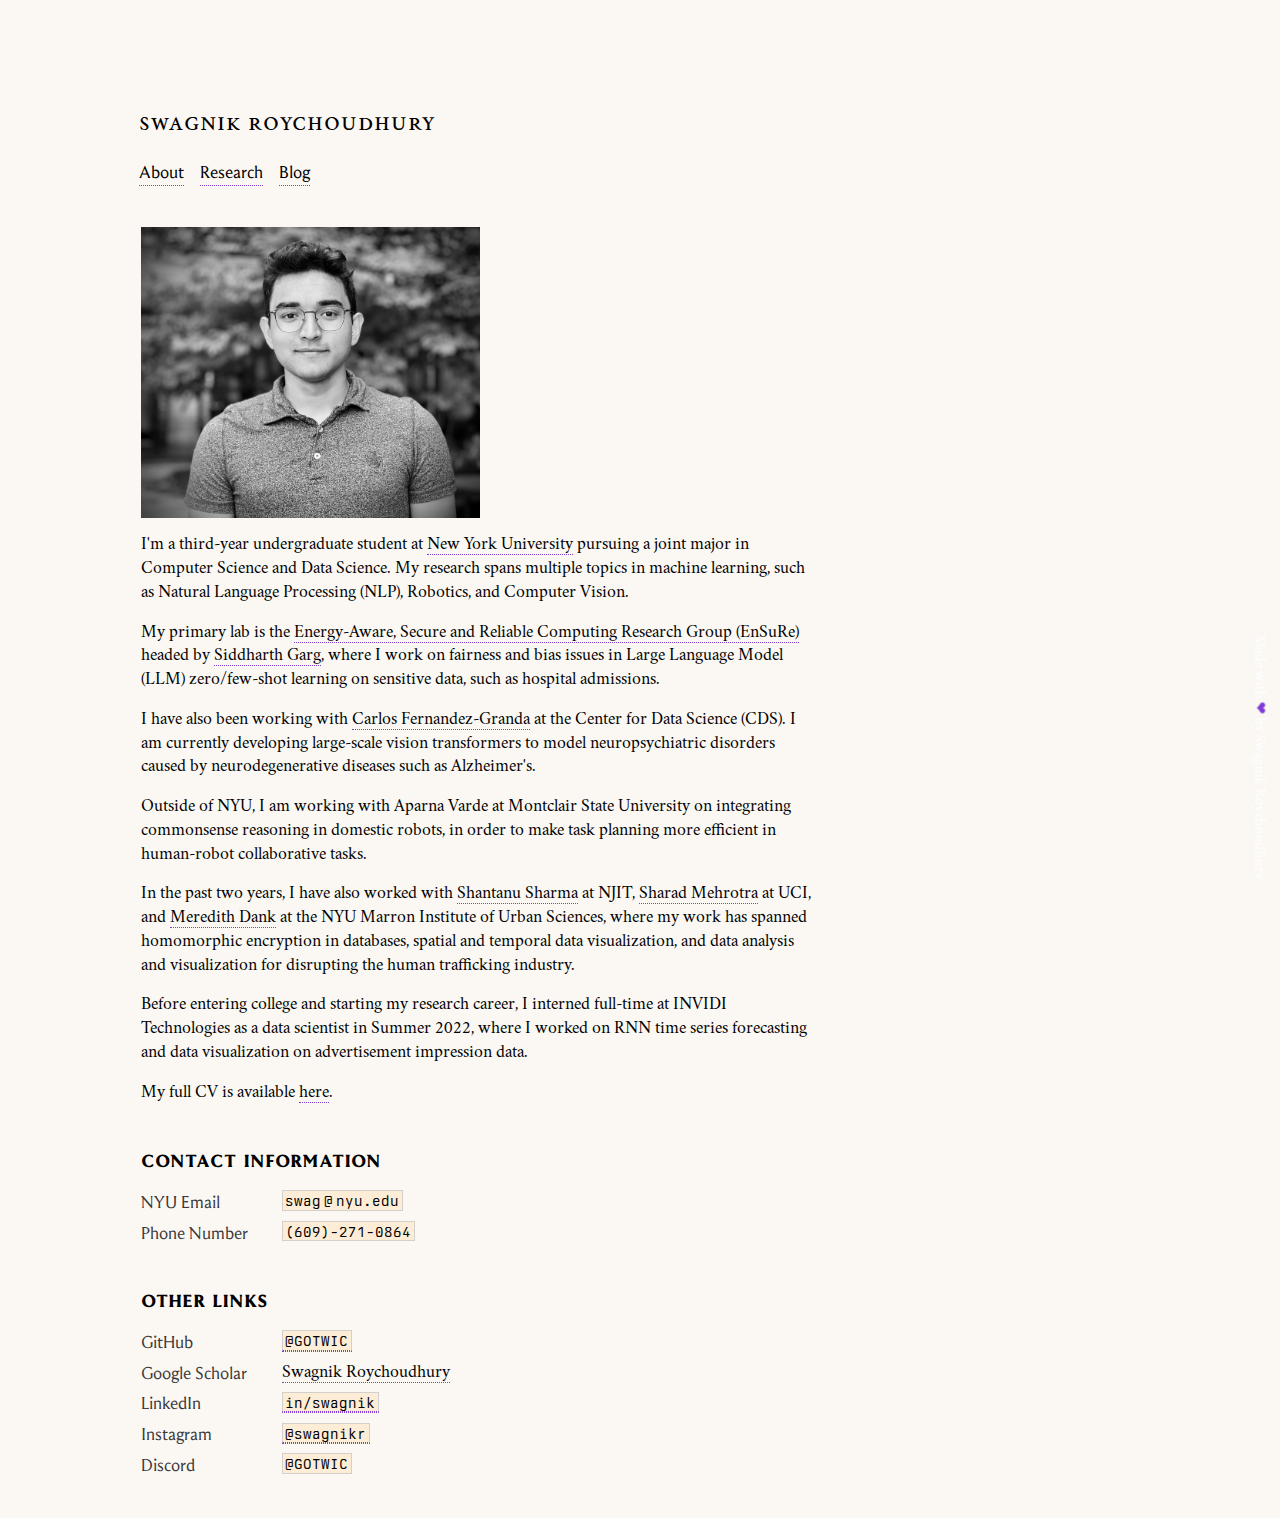
<file: about/index.html>
<!DOCTYPE html>
<html lang="en-us" >

<head>
    <meta charset="utf-8">
    <meta http-equiv="X-UA-Compatible" content="IE=edge,chrome=1">
    <meta name="theme-color" content="color(display-p3 0.992 0.924 0.843)" media="(prefers-color-scheme: light)">
    <meta name="theme-color" content="color(display-p3 0.157 0.145 .137)" media="(prefers-color-scheme: dark)">

    <title>Swagnik • About</title>
    <meta name="viewport" content="width=device-width,minimum-scale=1">

    <link rel="shortcut icon" href="../images/heart.ico">
    <link rel="icon" type="image/svg+xml" sizes="any" href="../images/heart.ico">
    <link rel="apple-touch-icon" sizes="256x256" href="../images/heart.ico">
    <meta name="apple-mobile-web-app-title" content="Swagnik Roychoudhury">
    <meta name="application-name" content="Swagnik Roychoudhury">
    <meta name="msapplication-TileColor" content="#fbf8f4">
    <meta name="theme-color" content="#fbf8f4">
        
    <link rel="stylesheet" href="../normalize.css" />
    <link rel="stylesheet" href="../default.css" />

    
  </head>

  
  <body>
    <header id="site-header">
  <h1 id="site-title"><a href="../about/" class="padded">Swagnik Roychoudhury</a></h1>
  <h1 id="site-title-small"><a href="../about/" class="padded">S.R.</a></h1>
  <nav class="header-links sans" style="font-weight: 500;">
    <a href="" class="padded">About</a>
    <a href="../research/" class="padded">Research</a>
    <a href="../blog/" class="padded">Blog</a>
    <!-- <a href="../other/" class="padded">Other</a> -->
  </nav>
</header>
    <main role="main">
      
<article>
  <figure class="full-width">
    <img class="full-width-img" src="../images/bw1.jpg" alt="Swagnik Roychoudhury">
  </figure>
<!-- replace apostrophe with &rsquo; -->

    <p>
      I'm a third-year undergraduate student at <a href="https://cas.nyu.edu/">New York University</a> pursuing a joint major in Computer Science and Data Science. My research spans multiple topics in machine learning, such as Natural Language Processing (NLP), Robotics, and Computer Vision. 
    </p>

    <p>
      My primary lab is the <a href="https://wp.nyu.edu/ensure_group/">Energy-Aware, Secure and Reliable Computing Research Group (EnSuRe)</a> headed by <a href="https://wp.nyu.edu/ensure_group/pi/">Siddharth Garg</a>, 
      where I work on fairness and bias issues in Large Language Model (LLM) zero/few-shot learning on sensitive data, such as hospital admissions.
    </p>

    <p>
      I have also been working with <a href="https://math.nyu.edu/~cfgranda/">Carlos Fernandez-Granda</a> at the Center for Data Science (CDS). 
      I am currently developing large-scale vision transformers to model neuropsychiatric disorders caused by neurodegenerative diseases such as Alzheimer's.
    </p>

    <p>
      Outside of NYU, I am working with <a href="https://researchwith.montclair.edu/en/persons/aparna-varde"></a> Aparna Varde </a> at Montclair State University on integrating commonsense reasoning in domestic robots, 
      in order to make task planning more efficient in human-robot collaborative tasks.
    </p>

    <p>
      In the past two years, I have also worked with <a href="">Shantanu Sharma</a> at NJIT, <a href="">Sharad Mehrotra</a> at UCI, and <a href="">Meredith Dank</a> at the NYU Marron Institute of Urban Sciences, 
      where my work has spanned homomorphic encryption in databases, spatial and temporal data visualization, and data analysis and visualization for disrupting the human trafficking industry.
    </p>

    <p>
      Before entering college and starting my research career, I interned full-time at INVIDI Technologies as a data scientist in Summer 2022, where I worked on RNN time series forecasting and data visualization on advertisement impression data. 
    </p>

    <p>
        My full CV is available <a href="../files/documents/CV___Swagnik_Roychoudhury.pdf">here</a>.
    </p>
    

    <h2 id="contact-information"  >Contact Information</h2>
    <dl>
    <dt>NYU Email</dt>
    <dd><address><code>swag<span class="at-space">@</span>nyu.edu</code></address></dd>
    <dt>Phone Number</dt>
    <dd><address><code>(609)-271-0864</code></address></dd>
    </dl>


<h2 id="other-links"  >Other Links</h2>
<dl>
  <dt>GitHub</dt>
  <dd><a rel="noopener nofollow noreferrer" target="_blank" href="https://github.com/GOTWIC"><code>@GOTWIC</code></a></dd>
  <dt>Google Scholar</dt>
  <dd><a rel="noopener nofollow noreferrer" target="_blank" href="https://scholar.google.com/citations?hl=en&user=ASw5mxEAAAAJ">Swagnik Roychoudhury</a></dd>
  <dt>LinkedIn</dt>
  <dd><a rel="noopener nofollow noreferrer" target="_blank" href="https://linkedin.com/in/swagnik"><code>in/swagnik</code></a></dd>
  <dt>Instagram</dt>
  <dd><a rel="noopener nofollow noreferrer" target="_blank" href="https://instagram.com/swagnikr"><code>@swagnikr</code></a></dd>
  <dt>Discord</dt>
  <dd><code>@GOTWIC</code></a></dd>
</dl>

</article>


    </main>
    <div class="rotated-text-container">
        <p>Made with <span class="heart">❤</span> by Swagnik Roychoudhury</p>
    </div>
  </body>
</html>
</file>
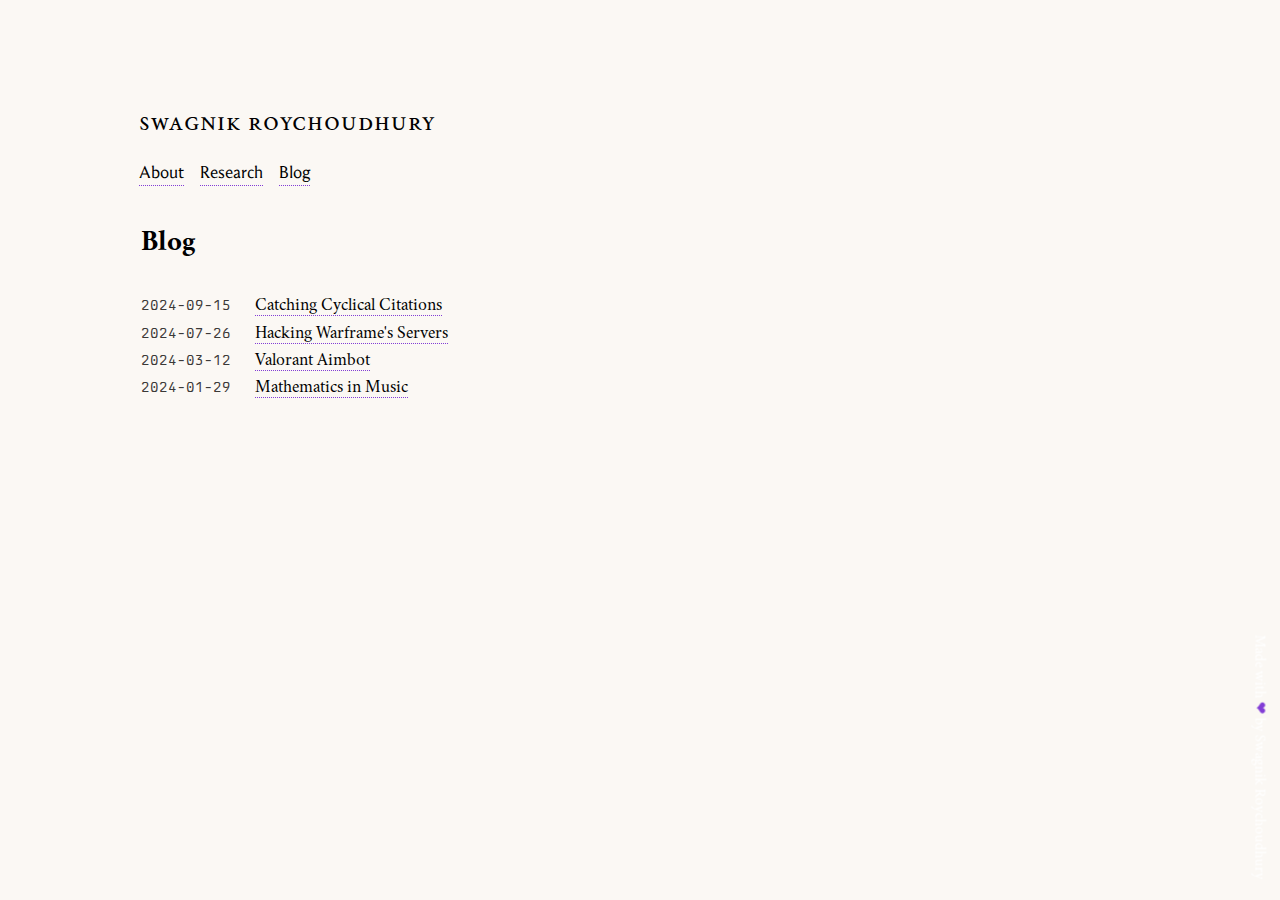
<file: blog/index.html>
<!DOCTYPE html>
<html lang="en-us">

<head>
    <meta charset="utf-8">
    <meta http-equiv="X-UA-Compatible" content="IE=edge,chrome=1">
    <meta name="theme-color" content="color(display-p3 0.992 0.924 0.843)" media="(prefers-color-scheme: light)">
    <meta name="theme-color" content="color(display-p3 0.157 0.145 .137)" media="(prefers-color-scheme: dark)">

    <title>Swagnik • Blog</title>
    <meta name="viewport" content="width=device-width,minimum-scale=1">

    <link rel="shortcut icon" href="../images/heart.ico">
    <link rel="icon" type="image/svg+xml" sizes="any" href="../images/heart.ico">
    <link rel="apple-touch-icon" sizes="256x256" href="../images/heart.ico">
    <meta name="apple-mobile-web-app-title" content="Swagnik Roychoudhury">
    <meta name="application-name" content="Swagnik Roychoudhury">
    <meta name="msapplication-TileColor" content="#fbf8f4">
    <meta name="theme-color" content="#fbf8f4">

    <link rel="stylesheet" href="../normalize.css" />
    <link rel="stylesheet" href="../default.css" />

</head>

<body>
    <header id="site-header">
        <h1 id="site-title"><a href="../about/" class="padded">Swagnik Roychoudhury</a></h1>
        <h1 id="site-title-small"><a href="../about/" class="padded">S.R</a></h1>
        <nav class="header-links sans" style="font-weight: 500;">
            <a href="../about/" class="padded">About</a>
            <a href="../research/" class="padded">Research</a>
            <a href="#" id="blog-link" class="padded">Blog</a>
        </nav>
    </header>

    <main role="main">
        <article>
            <header>
                <h1>Blog</h1>
            </header>
            <section>
                <ul class="feed-list">
                    <li><span id="left-date">2024-09-15</span> <span><a href="#" class="blog-link" data-blog="4">Catching Cyclical Citations</a></span></li>
                    <li><span id="left-date">2024-07-26</span> <span><a href="#" class="blog-link" data-blog="3">Hacking Warframe's Servers</a></span></li>
                    <li><span id="left-date">2024-03-12</span> <span><a href="#" class="blog-link" data-blog="2">Valorant Aimbot</a></span></li>
                    <li><span id="left-date">2024-01-29</span> <span><a href="#" class="blog-link" data-blog="1">Mathematics in Music</a></span></li>
                </ul>
            </section>
        </article>
    </main>

    
    <aside id="sidebar-4" class="sidebar">
        <h1>Catching Cyclical Citations</h1>
        <p>
          Citations are a big part of a researcher's popularity and credibility. The more citatons an author has, the more likely their work is impactful and influential.
          Therefore, it is not difficult to imagine that some authors might be tempted to artificially inflate their citation count.
        </p>
        <p>
          Generally speaking, there are two well-known ways an author can inflate citation count:
        </p>
        <ul class="indented-list">
          <li><b>Paper Factories</b> - Paper factories are when researchers, often professors, amass a large number of PhD students, post-docs, and interns to constantly churn out papers, often with little to no original content.
            Even when the researcher contributed barely anything to the paper, they are still listed as a co-author, and thus are able to increase their citation count anytime the paper is cited.
            However, these are difficult to catch, as the author's contribution is often not defined, and even then, it would take time to read through each and every paper the author produced.
          </li>
          <li><b>Citation Rings</b> - Citation Rings are when researchers agree with others to cite each other - or in other words, collude with each other. 
            This is also difficult to catch, because in can be hard to tell a genuine citation from a fabricated one.
          </li>
        </ul>
        <p>
          However, there is a subset of Citation Rings which is relatively easy to track, which is Cyclical Citations. As the name implies, this is when a researcher cites a previous paper they wrote in the current paper.
          This is not inherently bad, as it is common for researchers to build upon their previous work. But when a researcher does this excessively, it can be a sign of inflating citation count.
        </p>
        <p>
          In order to see how many of a researcher's citations are self-citations, I wrote a python script in a few hours that scrapes the researcher's Google Scholar page. 
          After getting a list of publications, it retrieves the citations for each paper from semantic scholar.
          Then, it checks how many of the citations have the researcher listed as an author.
        </p>
        <p>
          Writing the script was harder than I initially thought, mainly becuase Google Scholar heavily limits web-scrpaing ability.
          Using proxies, I was able to get around the limitations at the cost of speed.
          Hence the script can take between 3-10+ minutes to run, depending on the number of papers the researcher has.
        </p>
        <p>
          The results are interesting. I won't name specific researchers, but I found that some researchers had over 10% of their citations as self-citations. 
          I have released the beta version of the code on my github, and I encourage others to check it out if they suspect a researcher of inflating their citation count.
          I will work on an optimized version of the code in the future when I get more time.
        </p>
        <p>
          
        </p>
        <div style="height: 2rem;"></div> 
    </aside>

    <aside id="sidebar-3" class="sidebar">
      <h1>Hacking into Warframe's Communication Servers</h1>
      <p> 
        Warframe is a free-to-play space-themed third-person shooter developed by Digital Extremes, with millions of players across the globe. 
        Not only is the game one of the most popular games ever created - consistently being in the top 30 active players for the past decade - but also my most played game.
      </p>
      <p>
        Back when I used to code for fun, I'd often write c++ scripts to create tools for various things in my life such as music and chess, and Warframe was no exception.
        The habit persisted and eventually my suite of tools grew into excel damage calculators, java script discord bots, and python scripts for in-game image processing.
      </p>
      <p>
        Thus it comes to no surprise that when I heard a rumor a few months ago that there was a vulnerability in Warframe's authentication process, I was instantly intruiged.
        Access into Warframe's communication server would allow for the creation of trading bot faster than any other bot on the market. 
        In the past few years, multiple bots have been developed by various players (including me), but lack of internal access has made the bots limited and laggy.
      </p>
      <p>
        Such an exploit would not affect gameplay, nor 99.99% of the player base. 
        However, a bot with instant access to the server would provide a handful of players a trading edge over the ~200 or so players that trade high value items (often worth thousands of dollars) on a daily basis.
      </p>
      <p>
        Unfortunately, the only person who knew about the vulnerability was a supposed 17-year old Russian hacker by the name Redlim, who was unwilling to share the details with anyone. 
        This was expected as he was making a fortune charging $100/month for access to his bot.
      </p>

      <p>[THIS ARTICLE IS IN PROGRESS]</p>
      <p> </p>
  </aside>

    <aside id="sidebar-2" class="sidebar">
      <h1>An (almost) Fully Working Valorant Aimbot</h1>
      <p> [COMING SOON]</p>
    </aside>

    <aside id="sidebar-1" class="sidebar">
      <h1>Kathak Saangi: The Math Behind the Music</h1>
      <p> [COMING SOON]</p>
    </aside>

    <div class="rotated-text-container">
        <p>Made with <span class="heart">❤</span> by Swagnik Roychoudhury</p>
    </div>

    <!-- Include external JavaScript file -->
    <script src="script.js"></script>
</body>

</html>
</file>
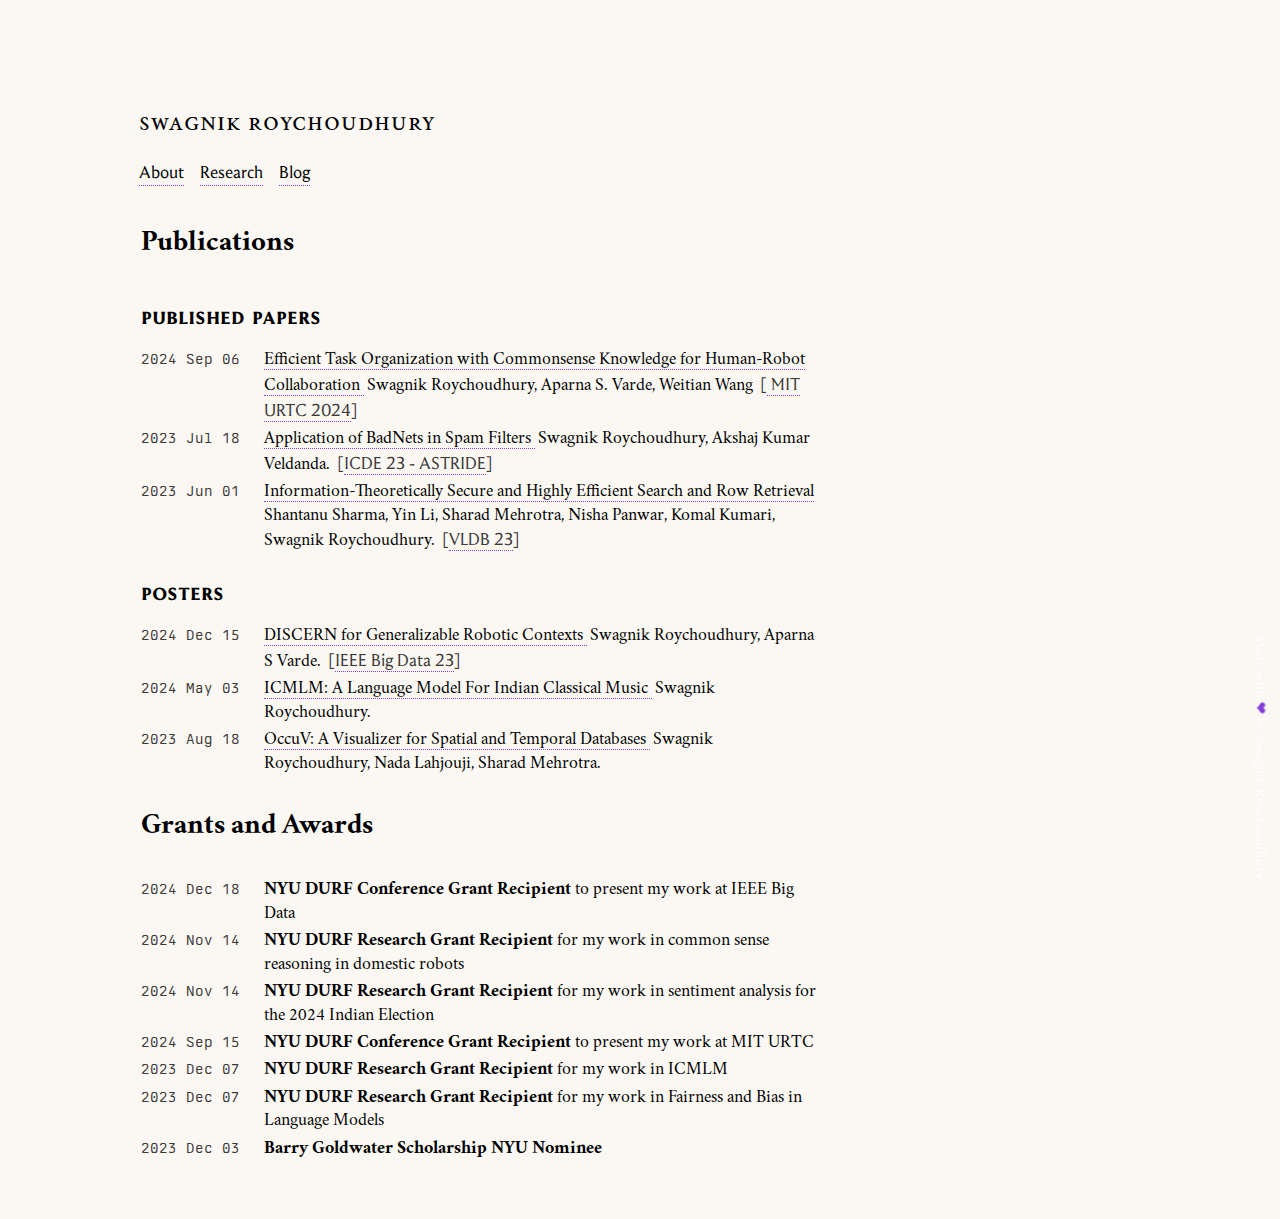
<file: research/index.html>
<!DOCTYPE html>
<html lang="en-us" >
  
<head>
    <meta charset="utf-8">
    <meta http-equiv="X-UA-Compatible" content="IE=edge,chrome=1">
    <meta name="theme-color" content="color(display-p3 0.992 0.924 0.843)" media="(prefers-color-scheme: light)">
    <meta name="theme-color" content="color(display-p3 0.157 0.145 .137)" media="(prefers-color-scheme: dark)">

    <title>Swagnik • Research</title>
    <meta name="viewport" content="width=device-width,minimum-scale=1">

    <link rel="shortcut icon" href="../images/heart.ico">
    <link rel="icon" type="image/svg+xml" sizes="any" href="../images/heart.ico">
    <link rel="apple-touch-icon" sizes="256x256" href="../images/heart.ico">
    <meta name="apple-mobile-web-app-title" content="Swagnik Roychoudhury">
    <meta name="application-name" content="Swagnik Roychoudhury">
    <meta name="msapplication-TileColor" content="#fbf8f4">
    <meta name="theme-color" content="#fbf8f4">
        
    <link rel="stylesheet" href="../normalize.css" />
    <link rel="stylesheet" href="../default.css" />

    
  </head>

  
  <body>
    <header id="site-header">
  <h1 id="site-title"><a href="../about/" class="padded">Swagnik Roychoudhury</a></h1>
  <h1 id="site-title-small"><a href="../about/" class="padded">S.R</a></h1>
  <nav class="header-links sans" style="font-weight: 500;">
    <a href="../about/" class="padded">About</a>
    <a href="" class="padded">Research</a>
    <a href="../blog/" class="padded">Blog</a>
    <!-- <a href="../other/" class="padded">Other</a> -->
  </nav>
</header>
    <main role="main">
      

<article>

    <header>
        <h1>Publications</h1>
    </header>
    <section>
        <h2>Published Papers</h2>
        <ul class="feed-list">
            <li>
                <span id="left-date">2024 Sep 06</span>
                <span>
                    <a href="../files/documents/URTC23.pdf" style="margin-right: 3px;">
                        Efficient Task Organization with Commonsense Knowledge for Human-Robot Collaboration
                    </a> 
                    Swagnik Roychoudhury, Aparna S. Varde, Weitian Wang
                
                <span class="secondary" style="margin-left: 3px; margin-right: 3px;">[<a href="" class="secondary"> MIT URTC 2024</a>]</span>
                </span>
            </li>
            <li>
                <span id="left-date">2023 Jul 18</span>
                <span>
                    <a href="../files/documents/ICDE23.pdf" style="margin-right: 3px;">
                        Application of BadNets in Spam Filters
                    </a> 
                    Swagnik Roychoudhury, Akshaj Kumar Veldanda.

                <span class="secondary" style="margin-left: 3px; margin-right: 3px;">[<a href="https://astride-2023.github.io/assets/papers/CameraReady14.pdf" class="secondary">ICDE 23 - ASTRIDE</a>]</span>

                </span>
            </li>
            <li>
                <span id="left-date">2023 Jun 01</span>
                <span>
                    <a href="../files/documents/VLDB23.pdf" style="margin-right: 3px;">
                        Information-Theoretically Secure and Highly Efficient Search and Row Retrieval
                    </a> 
                    Shantanu Sharma, Yin Li, Sharad Mehrotra, Nisha Panwar, Komal Kumari, Swagnik Roychoudhury. 
                
                <span class="secondary" style="margin-left: 3px; margin-right: 3px;">[<a href="https://www.vldb.org/pvldb/vol16/p2391-sharma.pdf" class="secondary">VLDB 23</a>]</span>

                </span>
            </li>
        </ul>

        
        <h2>Posters</h2>
        <ul class="feed-list">
            <li>
                <span id="left-date">2024 Dec 15</span>
                <span>
                    <a href="../files/documents/BigData24.pdf" style="margin-right: 3px;">
                        DISCERN for Generalizable Robotic Contexts
                    </a> 
                    Swagnik Roychoudhury, Aparna S Varde.
                    <span class="secondary" style="margin-left: 3px; margin-right: 3px;">[<a href="https://ieeexplore.ieee.org/stamp/stamp.jsp?arnumber=10826141" class="secondary">IEEE Big Data 23</a>]</span>
                </span>
            </li>
            <li>
                <span id="left-date">2024 May 03</span>
                <span>
                    <a href="../files/documents/ICMLM.pdf" style="margin-right: 3px;">
                        ICMLM: A Language Model For Indian Classical Music
                    </a> 
                    Swagnik Roychoudhury.
                </span>
            </li>
            <li>
                <span id="left-date">2023 Aug 18</span>
                <span>
                    <a href="../files/documents/OccuV.pdf" style="margin-right: 3px;">
                        OccuV: A Visualizer for Spatial and Temporal Databases
                    </a> 
                    Swagnik Roychoudhury, Nada Lahjouji, Sharad Mehrotra.
                </span>
            </li>
        </ul>
    </section>

    <header>
        <h1   >Grants and Awards</h1>
    </header>
    <section>
        <ul class="feed-list">
            <li>
                <span id="left-date">2024 Dec 18</span>
                <span>
                    <b>NYU DURF Conference Grant Recipient</b>
                    to present my work at IEEE Big Data
                </span>
            </li>
            <li>
                <span id="left-date">2024 Nov 14</span>
                <span>
                    <b>NYU DURF Research Grant Recipient</b>
                    for my work in common sense reasoning in domestic robots
                    
                </span>
            </li>
            <li>
                <span id="left-date">2024 Nov 14</span>
                <span>
                    <b>NYU DURF Research Grant Recipient</b>
                    for my work in sentiment analysis for the 2024 Indian Election
                </span>
            </li>
            <li>
                <span id="left-date">2024 Sep 15</span>
                <span>
                    <b>NYU DURF Conference Grant Recipient</b>
                    to present my work at MIT URTC
                </span>
            </li>
            <li>
                <span id="left-date">2023 Dec 07</span>
                <span>
                    <b>NYU DURF Research Grant Recipient</b>
                    for my work in ICMLM
                </span>
            </li>
            <li>
                <span id="left-date">2023 Dec 07</span>
                <span>
                    <b>NYU DURF Research Grant Recipient</b>
                    for my work in Fairness and Bias in Language Models
                </span>
            </li>
            <li>
                <span id="left-date">2023 Dec 03</span>
                <span>
                    <b>Barry Goldwater Scholarship NYU Nominee</b>
                </span>
            </li>
        </ul>
    </section>


</article>

    </main>
    <div class="rotated-text-container">
        Made with <span class="heart">❤</span> by Swagnik Roychoudhury
    </div>
  </body>
</html>
</file>
<file: default.css>
/* Fonts */

/* Crimson Pro */
/* @import url('https://fonts.googleapis.com/css2?family=Crimson+Pro:ital,wght@0,200;0,300;0,400;0,500;0,600;0,700;0,800;0,900;1,200;1,300;1,400;1,500;1,600;1,700;1,800;1,900&display=swap'); */

/* Alegreya Sans + SC */
/* @import url('https://fonts.googleapis.com/css2?family=Alegreya+Sans:ital,wght@0,100;0,300;0,400;0,500;0,700;0,800;0,900;1,100;1,300;1,400;1,500;1,700;1,800;1,900&display=swap');
@import url('https://fonts.googleapis.com/css2?family=Alegreya+Sans+SC:ital,wght@0,500;1,500&display=swap'); */

/* Alef */
@import url('https://fonts.googleapis.com/css2?family=Alef:wght@400;700&amp;display=swap');

/* Cochineal */
@font-face {
    font-family: "Cochineal";
    src: url('files/Cochineal/cochineal-roman.woff2') format('woff2');
    font-weight: normal;
    font-style: normal;
}

@font-face {
    font-family: "Cochineal";
    src: url('files/Cochineal/cochineal-italic.woff2') format('woff2');
    font-weight: normal;
    font-style: italic;
}

@font-face {
    font-family: "Cochineal";
    src: url('files/Cochineal/cochineal-bold.woff2') format('woff2');
    font-weight: bold;
    font-style: normal;
}

@font-face {
    font-family: "Cochineal";
    src: url('files/Cochineal/cochineal-bolditalic.woff2') format('woff2');
    font-weight: bold;
    font-style: italic;
}

/* Heliotrope */
@font-face {
    font-family: "Heliotrope";
    src: url('files/Heliotrope/heliotrope_ot_4_medium.woff2') format('woff2');
    font-weight: normal;
    font-style: normal;
}

@font-face {
    font-family: "Heliotrope";
    src: url('files/Heliotrope/heliotrope_ot_4_medium_italic.woff2') format('woff2');
    font-weight: normal;
    font-style: italic;
}

@font-face {
    font-family: "Heliotrope";
    src: url('files/Heliotrope/heliotrope_ot_6_semibold.woff2') format('woff2');
    font-weight: bold;
    font-style: normal;
}

@font-face {
    font-family: "Heliotrope";
    src: url('files/Heliotrope/heliotrope_ot_6_semibold_italic.woff2') format('woff2');
    font-weight: bold;
    font-style: italic;
}

/* Frank Ruehl CLM */
@font-face {
    font-family: 'Frank Ruehl CLM';
    src: url('files/FrankRuehlCLM/FrankRuehlCLM-Medium.ttf') format('truetype');
    font-weight: normal;
    font-style: normal;
}

@font-face {
    font-family: 'Frank Ruehl CLM';
    src: url('files/FrankRuehlCLM/FrankRuehlCLM-Bold.ttf') format('truetype');
    font-weight: bold;
    font-style: normal;
}

@font-face {
    font-family: 'Frank Ruehl CLM';
    src: url('files/FrankRuehlCLM/FrankRuehlCLM-MediumOblique.ttf') format('truetype');
    font-weight: normal;
    font-style: italic;
}

@font-face {
    font-family: 'Frank Ruehl CLM';
    src: url('files/FrankRuehlCLM/FrankRuehlCLM-BoldOblique.ttf') format('truetype');
    font-weight: bold;
    font-style: italic;
}

/* Berkeley Mono */
@font-face {
    font-family: "Berkeley Mono";
    src: url('files/Berkeley/BerkeleyMono-Regular.woff2');
    font-style: normal;
    font-weight: normal;
}

@font-face {
    font-family: "Berkeley Mono";
    src: url('files/Berkeley/BerkeleyMono-Italic.woff2');
    font-style: italic;
    font-weight: normal;
}

@font-face {
    font-family: "Berkeley Mono";
    src: url('files/Berkeley/BerkeleyMono-Bold.woff2');
    font-style: normal;
    font-weight: bold;
}

@font-face {
    font-family: "Berkeley Mono";
    src: url('files/Berkeley/BerkeleyMono-BoldItalic.woff2');
    font-style: italic;
    font-weight: bold;
}

/* End Fonts */

:root {

	/* --text-width: 45em; */
    --page-width: 45rem;

    /* Light */
    --foreground-light: rgb(0, 0, 0);

    /* All White 2005 */
    --background-light: #fbf8f4;
    --background-light-wide: var(--background-light);

    /* Pitch Black 256 */
    --secondary-light: #3b3938;
    --secondary-light-wide: var(--secondary-light);

    /* Worsted 284 */
    --tertiary-light: #d3cfcd;
    --tertiary-light-wide: var(--tertiary-light);

    /* Charlotte's Locks 268 */
    --accent-light: #823dd6;
    --accent-light-wide: var(--accent-light);

    /* Tallow 203 */
    --accent-faint-light: #fdedd7;
    --accent-faint-light-wide: var(--accent-faint-light);

    /* Dark */
    --foreground-dark: rgb(221, 221, 221);
    
    --background-dark: #181818;
    --background-dark-wide: var(--background-dark);

    --secondary-dark: #a2a29d;
    --secondary-dark-wide: var(--secondary-dark);

    --tertiary-dark: #494248;
    --tertiary-dark-wide: var(--tertiary-dark);

    --accent-dark: #a358ff;
    --accent-dark-wide: var(--accent-dark);

    --accent-faint-dark: #2f2035;
    --accent-faint-dark-wide: var(--accent-faint-dark);

    /* Fonts */
    --sans-font: 'Heliotrope', sans-serif;
    --body-font: 'Cochineal', serif;
    --mono-font: 'Berkeley Mono', monospace;
}

@media (prefers-color-scheme: light) {
    :root { 
        --foreground: var(--foreground-light);
        --background: var(--background-light);
        --secondary: var(--secondary-light);
        --tertiary: var(--tertiary-light);
        --accent: var(--accent-light);
        --accent-faint: var(--accent-faint-light);
    }
}

@media (prefers-color-scheme: dark) {
    :root {
        --foreground: var(--foreground-dark);
        --background: var(--background-dark);
        --secondary: var(--secondary-dark);
        --tertiary: var(--tertiary-dark);
        --accent: var(--accent-dark);
        --accent-faint: var(--accent-faint-dark);
    }
}

@supports (color: color(display-p3 1 1 1)) {
    @media (prefers-color-scheme: light) {
        :root { 
            --foreground: var(--foreground-light);
            --background: var(--background-light-wide);
            --secondary: var(--secondary-light-wide);
            --tertiary: var(--tertiary-light-wide);
            --accent: var(--accent-light-wide);
            --accent-faint: var(--accent-faint-light-wide);
        }
    }
    @media (prefers-color-scheme: dark) {
        :root {
            --foreground: var(--foreground-dark);
            --background: var(--background-dark-wide);
            --secondary: var(--secondary-dark-wide);
            --tertiary: var(--tertiary-dark-wide);
            --accent: var(--accent-dark-wide); 
            --accent-faint: var(--accent-faint-dark-wide);
        }
    }
}

html {
    background-color: var(--accent-faint) !important;
}

body {
    color: var(--foreground);
    background-color: var(--background);
}

body .secondary {
	color: var(--secondary);
    font-family: var(--sans-font);
}

body .small-caps {
    font-family: var(--sans-font);
    font-variant: small-caps;
}

body .sans {
    font-family: var(--sans-font);
}

body .tertiary {
	color: var(--tertiary);
}

body blockquote {
	border-left: 2px solid var(--accent);
}

body code {
	background-color: var(--accent-faint);
    border: solid 1px var(--tertiary);
}

body a code {
    border-bottom: dotted 1px var(--accent);
}

body pre code {
	background-color: transparent;
    border: none;
}

body .footnote-definition sup {
	color: var(--secondary);
}
    
/* End Theme */

/* Grid Layout */

html, body {
    margin: 0;
    padding: 0;
}

body {
    display: grid;
    row-gap: 2.5rem;
    grid-template-columns: 
          7.5rem
        [content-start] minmax(0pt, var(--page-width)) [content-end]
          1fr;
    grid-template-rows: auto 1fr auto;
    min-height: 100vh;
}

header#site-header {
	margin: 0;
	margin-top: 5em;
	height: min-content;
    padding-left: 1.2rem;
    padding-right: 1.2rem;
}

header#site-header.small {
	margin-top: 40px;
}

header#site-header, body > main, footer#site-footer {
    grid-column: content;
    min-width: 0px;
}

body > main > article {
    display: grid;
    grid-template-columns: 
        [wide-start] 1.3rem
        [main-start] minmax(0px, 1fr) [main-end]
          1.3rem [wide-end];
    row-gap: 1rem;
    min-width: 0px;
    overflow-x: hidden;
}

body > main > article > * {
    grid-column: main;
}

header#site-header.small a #circ-wrap {
	display: none;
}

header#site-header.small a:hover {
	border: solid 2px var(--accent);
}

header#article-header {
	margin-bottom: 20px;
}

figure.full-width {
    display: contents;
    margin: 0;
}

figure.full-width > * {
    grid-column: main;
}


@media all and (min-width: 60em) {
    body.landing-body {
        grid-template-columns: 
              7.5rem
            [content-start] minmax(0pt, calc(1.3 * var(--page-width))) [content-end]
              min(7.5rem);
    }

    body.landing-body > main > article {
        grid-template-columns: 2fr 1fr;
        grid-template-areas: "main right";
        column-gap: 1.3rem;
    }
    
    body.landing-body > main > article > * {
        grid-column: unset;
    }
    
    body.landing-body > main > article > section:first-child {
        grid-column: main;
    }
    
    body.landing-body > main > article > section:last-child {
        grid-column: right;
    }
}

@media all and (max-width: 60em) { 
    body {
        row-gap: 2rem;
        grid-template-columns: 
              1fr
            [content-start] minmax(0pt, var(--page-width)) [content-end]
              1fr;
    }
}

@media all and (max-width: 45em) { 
    body {
        row-gap: 1.3rem;
        grid-template-columns: 
            [content-start] 1fr [content-end];
    }
}

/* End Grid Layout */

body {
    font-family: var(--body-font);
    font-size: 1.1rem;
    line-height: 1.35;
}

@media all and (min-width: 60em) { 
    body.landing-body > main > article {
        margin-left: 1.3rem;
        margin-right: 1.3rem;
    }
}

header#site-header.small a {
	color: var(--tertiary);
	border-bottom: none;
	font-size: 30px;
	font-weight: bold;
	display: flex;
	vertical-align: middle;
	align-items: baseline;
	width: 30px;
	height: 30px;
	border-radius: 50%;
	border: solid 2px var(--tertiary);
}

.doublespace {
    margin-bottom: 2em;
}

hr {
    border: none;
    border-top: dashed 2px var(--tertiary);
    width: 40%;
    margin-left: 0;
    margin-top: 7ex;
    margin-bottom: 4ex;
}

h1, h2, h3, h4, h5, h6 {
    line-height: 1.25;
    font-family: var(--sans-font);
	font-weight: 600;
}

h1 {
  font-size: 1.6em;
  font-family: var(--body-font);
}

article header h1, article header h2 {
    margin: 0;
}

h2 {
    margin: 0;
    margin-top: 25px !important;
    text-transform: lowercase;
    font-family: var(--sans-font);
    font-variant: small-caps;
    font-size: 1.3em;
}

/* This should target only the main-level headings on the
   home page. */
div#content-wrapper > section:first-child h2:first-child {
    margin-top: 0px !important;
}

h3 {
    font-size: 1.2em;
    font-weight: 600;
    font-style: italic;
    margin: 0;
    margin-top: 15px !important;
}

.vspacer {
    margin-top: 30px;
}

#site-title, #site-title-small {
    text-transform: lowercase;
    font-variant: small-caps;
    letter-spacing: 0.7pt;
}

#site-title-small {
    display: none;
}

#site-title > a {
    color: inherit;
    text-decoration: none;
    border-bottom: none;
    font-weight: normal;
}

.post-title a, .post-title a:visited {
    color: inherit !important;
    border-bottom: none;
}

.permalink {
    border-bottom: none;
    margin-left: 1em;
    vertical-align: -3px;
    line-height: 0;
    padding: 0 5px;
}

article.post, article.link-post {
    row-gap: 2.3ex;
}

header.space {
    margin-bottom: 7ex;
}

nav {
    display: inline-flex;
    flex-wrap: wrap;
    gap: 6px;
}

a.padded {
    margin-right: 10px;
}

a.padded:hover {
    padding-left: 5px;
    padding-right: 5px;
    border-radius: 3px;
    margin-left: -5px;
    margin-right: 5px;
}

footer {

    padding-top: 20px;
    padding-bottom: 20px;
    font-family: var(--sans-font);
    font-size: 0.8rem;
    /* font-weight: bold; */
    padding-left: 1.2rem;
    padding-right: 1.2rem;
    /* grid-column: main; */
   
    /* display: inherit; */
    /* grid-template-columns: inherit; */
}

footer, footer a {
    color: var(--tertiary);
}

footer a {
    border-bottom: dotted 1px var(--tertiary);
}

/* footer > div {
	grid-column: main;
} */

dl {
    display: grid;
    grid-template-columns: 8em auto;
    row-gap: 7px;
}

dl dt {
    color: var(--secondary);
    font-family: var(--sans-font);
    display: inline;
    font-weight: normal;
}

dl dd {
    display: inline;
    margin-left: 0;
}

img {
    max-width: 100%;
}

blockquote {
    margin-left: 0;
    padding-left: 1em;
}

code, .mono, a.button-link {
    padding: 0.05em 0.2em;
    font-size: 0.81em;
    font-family: var(--mono-font);
    line-height: 1em;
    vertical-align: baseline;
}

pre {
    overflow: auto;
    padding: 0.5em;
    background-color: var(--accent-faint);
    border: solid 1px var(--tertiary);
    line-height: 1.1em;
}

pre code {
	padding: 0;
}

a {
    text-decoration: none;
    color: var(--foreground);
    border-bottom: dotted 1.5px var(--accent);
}

a:hover, a:focus {
    border-bottom: none;
    background-color: var(--accent-faint);
}

a[target="_blank"] {
    cursor: alias;
}

a.no-decoration {
    border-bottom: none;
}

a.button-link {
    background-color: var(--accent-faint);
    border: solid 1px var(--accent);
    border-radius: 3px;
    margin-right: 3px;

    padding: 0.05em 0.2em;
    font-size: 0.75em;
    font-family: var(--mono-font);
    line-height: 1em;
    vertical-align: baseline;
}

a.button-link:hover {
    background-color: var(--accent);
    color: var(--accent-faint);
}

.wide-wrap {
    overflow-x: scroll;
    border-top: solid 1px var(--tertiary);
    border-bottom: solid 1px var(--tertiary);
    padding: 5px; 
}

table {
    font-family: var(--sans-font);
    border-collapse: collapse;
}

table tr {
    border-top: dashed 1px var(--tertiary);
}

table tr:first-of-type {
    border-top: none;
}

table td {
    padding-right: 10px;
}
sub,
sup {
  font-size: 75%;
  line-height: 0;
  position: relative;
  vertical-align: baseline;
}

sup {
  top: -0.5em;
}

sub {
  bottom: -0.25em;
}

time, address {
    font-style: inherit;
    display: inline;
    color: inherit;
}

p:first-child {
    margin-top: 0;
}

p:last-child {
    margin-bottom: 0;
}

.katex, .katex-html, .katex-display {
    font-size: 1em;
    overflow: auto hidden;
    margin-left: 0;
    margin-right: 0;
}

.katex .mathnormal {
    font-family: var(--serif-font);
}

.katex-display { overflow: auto hidden }

.thm-header {
    font-weight: bold;
}


#left-date, #right-date {
    font-size: 0.81em;
    font-family: var(--mono-font);
    line-height: 1em;
    vertical-align: baseline;
    color: var(--secondary);
}

#left-date {
    display: inline;
    margin-right: 1em;
}

#right-date {
    display: none;
    margin-left: 1em;
}

ul.page-list {
    list-style-type: none;
    margin: none;
    padding: 0;
}

ul.page-list li {
    margin: 0;
    margin-bottom: 2ex;
}

a.page-title {
    font-weight: 600;
    border: none;
}

.sans {
    font-family: var(--sans-font);
    font-style: normal;
}

span.at-space {
    padding: 0 3px;
}

/* For email addresses in dl's */
address > code { 
    overflow-wrap: anywhere; 
    word-break: break-word;
}

figure figcaption {
    font-family: var(--sans-font);
    color: var(--secondary);
    font-size: smaller;
    text-align: right;
}

#section-list, ul, ol {
    display: flex;
    gap: 1.1ex;
    padding-inline-start: 1em;
    flex-direction: column;
}

td ul, td ol {
    gap: 0px;
}

article {
    display: contents;
    overflow-x: hidden;
}

ul, ol {
    padding-inline-start: 1em;
}

article > *, #section-list > * {
    margin-top: 0;
    margin-bottom: 0;
}

article.translation-poetry {
    display: grid;
    grid-template-columns: 1fr 1fr;
    column-gap: 2em;
}

div.project-list {
    display: grid;
    grid-template-columns: 1fr 1fr;
    row-gap: 10px;
    column-gap: 10px;
}

div.project-blurb-wrapper {
    border: solid 1px var(--accent);
    background-color: var(--accent-faint);
    display: grid;
    justify-content: center;
    align-content: space-between;
    padding: 20px;
}

dl.ml-dictionary dt {
	color: var(--foreground);
	font-weight: bold;
}

:lang(he), :lang(yi) {
    direction: rtl;
	font-family: "Frank Ruehl CLM";
	font-size: 1.05em;
    line-height: 1;
}

:lang(gr) {
    font-family: "Libertinus Serif", "GFS Didot";
    font-style: italic;
    line-height: 1;
}

.secondary :lang(he), .secondary :lang(yi) {
    font-family: 'Alef', sans-serif;
    font-size: 1em;
}

article.translation-poetry div:lang(en) {
    grid-column: 2;
}

article.translation-poetry div:lang(yi) {
    grid-column: 1;
}


div.fp-blurb h4, div.fp-blurb p {
    margin: 0;
}

div.fp-blurb h4 {
    margin-bottom: 5px;
}

div.fp-blurb {
    margin: 20px 0;
}

a.no-decoration {
    border-bottom: none;
}

/* @media all and (max-width: 1200px) {

	main .op-border {
		margin-top: 30px;
	}

	main .op-border:first-child {
		margin-top: 0;
	}

    .katex, .katex-html, .katex .mathnormal, .katex .amsrm, .katex .mathbf, .katex-display {
        max-width: 80vw;
    }

    br.full-width {
        display: none;
        padding-left: 10px;
    }

    a.page-title {
        margin-right: 0.5em;
    }
} */

@media all and (max-width: 60em) {

    div.project-list {
        grid-template-columns: 1fr;
    }

    article.translation-poetry {
        display: grid;
        grid-template-columns: 1fr;
    }

    article.translation-poetry div:lang(en), article.translation-poetry div:lang(yi) {
        grid-column: 1;
    }

    dl {
        grid-template-columns: auto;
        row-gap: 7px;
    }

    dl dd {
        margin-left: 2em;
    }

    footer {
        margin-top: 60px;
    }

    header#site-header {
        margin-top: 60px;
        padding-top: 10px;
        padding-bottom: 10px;
        padding-left: 1.2rem;
        padding-right: 1.2rem;
        border-bottom: solid 2px var(--tertiary);
        display: flex;
        justify-content: space-between;
    }

    header#site-header.small {
        border-bottom: none;
    }

    header#site-header #site-title {
        display: inline-block;
        vertical-align: text-top;
        margin: 0;
        font-size: 1em;
        text-transform: uppercase;
        
    }

    header#site-header a {
        border-bottom: none;
    }

    #site-title a {
        font-weight: bold;
    }

    br.full-width {
        display: none;
    }
}

@media all and (max-width: 45em) {
    body {
        font-size: 1rem;
    }

    header#site-header {
        margin-top: 0px;
    }

    header#site-header #site-title {
        display: none;
    }

    header#site-header #site-title-small {
        display: inline-block;
        vertical-align: text-top;
        margin: 0;
        font-size: 1em;
        text-transform: none;
        font-weight: bold;
    }

    .feed-list > li {
        display: block;
    }

    #right-date {
        display: inline;
    }

    #left-date {
        display: none;
    }
}


.rotated-text-container {
    position: fixed;
    bottom: 0;
    right:0;
    transform: rotate(90deg) translateX(-51%) translateY(-371%);
    white-space: nowrap; 
    font-size: 15px;
    color: white;
    padding: 4px;
    z-index: 2000;
}

.full-width-img {
    width: 50%;
}

.heart {
    color: var(--accent); 
}


/* width */
::-webkit-scrollbar {
    width: 10px;
}
    
/* Track */
::-webkit-scrollbar-track {
    background: #12001b; 
}
    
/* Handle */
::-webkit-scrollbar-thumb {
    background: #493b50; 
}
    
/* Handle on hover */
::-webkit-scrollbar-thumb:hover {
    background: #3a2f40; 
}



.gold-shine {
    color: white;
    background: linear-gradient(to right, white 20%, rgba(250, 227, 100, 0.6) 50%,white 80%);
    background-position: 0;
    -webkit-background-clip: text;
    -webkit-text-fill-color: transparent;
    animation: shine 15s infinite linear;
    -webkit-text-size-adjust: none;
    text-decoration: none;
    white-space: nowrap;
}

@keyframes shine {
    0%{
        background-position: -540px;
    }
    50% {
        background-position: 0;
    }

    100% {
        background-position: 130px;
    }
}



.sidebar {
    position: fixed;
    top: 0;
    right: -100%; /* Initially hide the sidebar completely offscreen */
    width: 50%; /* Sidebar will take up 40% of the screen width */
    height: 100%;
    background-color: var(--background);
    box-shadow: -2px 0 5px rgba(0, 0, 0, 0.5);
    transition: right 0.7s ease;
    padding: 5rem; /* Padding around the content */
    padding-left: 8rem; /* Extra space on the left side */
    overflow-y: auto; /* Scrollable content */
    z-index: 1000;
    display: none; /* Hide it completely when not active */
}

.sidebar.active {
    right: 0; /* Slide the sidebar into view */
    display: block; /* Ensure it's visible when active */
}

/* Optional: You can adjust text or element padding inside the sidebar for better spacing */
.sidebar h2,
.sidebar p {
    margin: 1rem 1rem 1rem 0; /* Add spacing between paragraphs and headings */
}

/* Adjust the content to make space when the sidebar is active */
body.sidebar-active main {
    margin-right: 50px;
    transition: margin-right 0.1s ease;
}

.sidebar h1 {
    font-size: 4rem; /* Increase this value to make the h1 text bigger */
    font-weight: bold; /* Optional: adjust font weight if needed */
    line-height: 1.2; /* Optional: adjust line spacing */
}

.sidebar p {
    font-size: 1.5rem;
    margin-top: 3rem;
    margin-bottom: 1rem; 
    line-height: 1.6;
}

.sidebar {
    margin-bottom: 3rem; 
}

.sidebar li {
    font-size: 1.3rem;
    margin-bottom: 1rem;
    margin-left: 2rem;
    line-height: 1.3;
}

.feed-list {
    list-style-type: none;
    padding-left: 0;
}

.feed-list, .page-list {
    display: block;
}

.feed-list > li {
    display: grid;
    grid-template-columns: auto 1fr; /* Keep the date auto-sized, let the blog title take remaining space */
    align-items: baseline;
    margin-bottom: 0.2em;
    column-gap: 10px; /* Add some space between the date and blog title */
}

#left-date {
    white-space: nowrap; /* Prevent the date from wrapping */
}

.blog-link {
    white-space: nowrap; /* Prevent the blog title from wrapping */
    overflow: hidden; /* Prevent overflow if the title is too long */
    text-overflow: ellipsis; /* Optional: Add ellipsis for long titles */
}

aside p:last-child {
    margin-bottom: 2rem; /* Adds space after the last <p> in the aside */
}

aside {
    overflow-y: auto; 
    position: relative;
    padding-bottom: 2rem; /* Add extra padding to create space */
}
</file>
